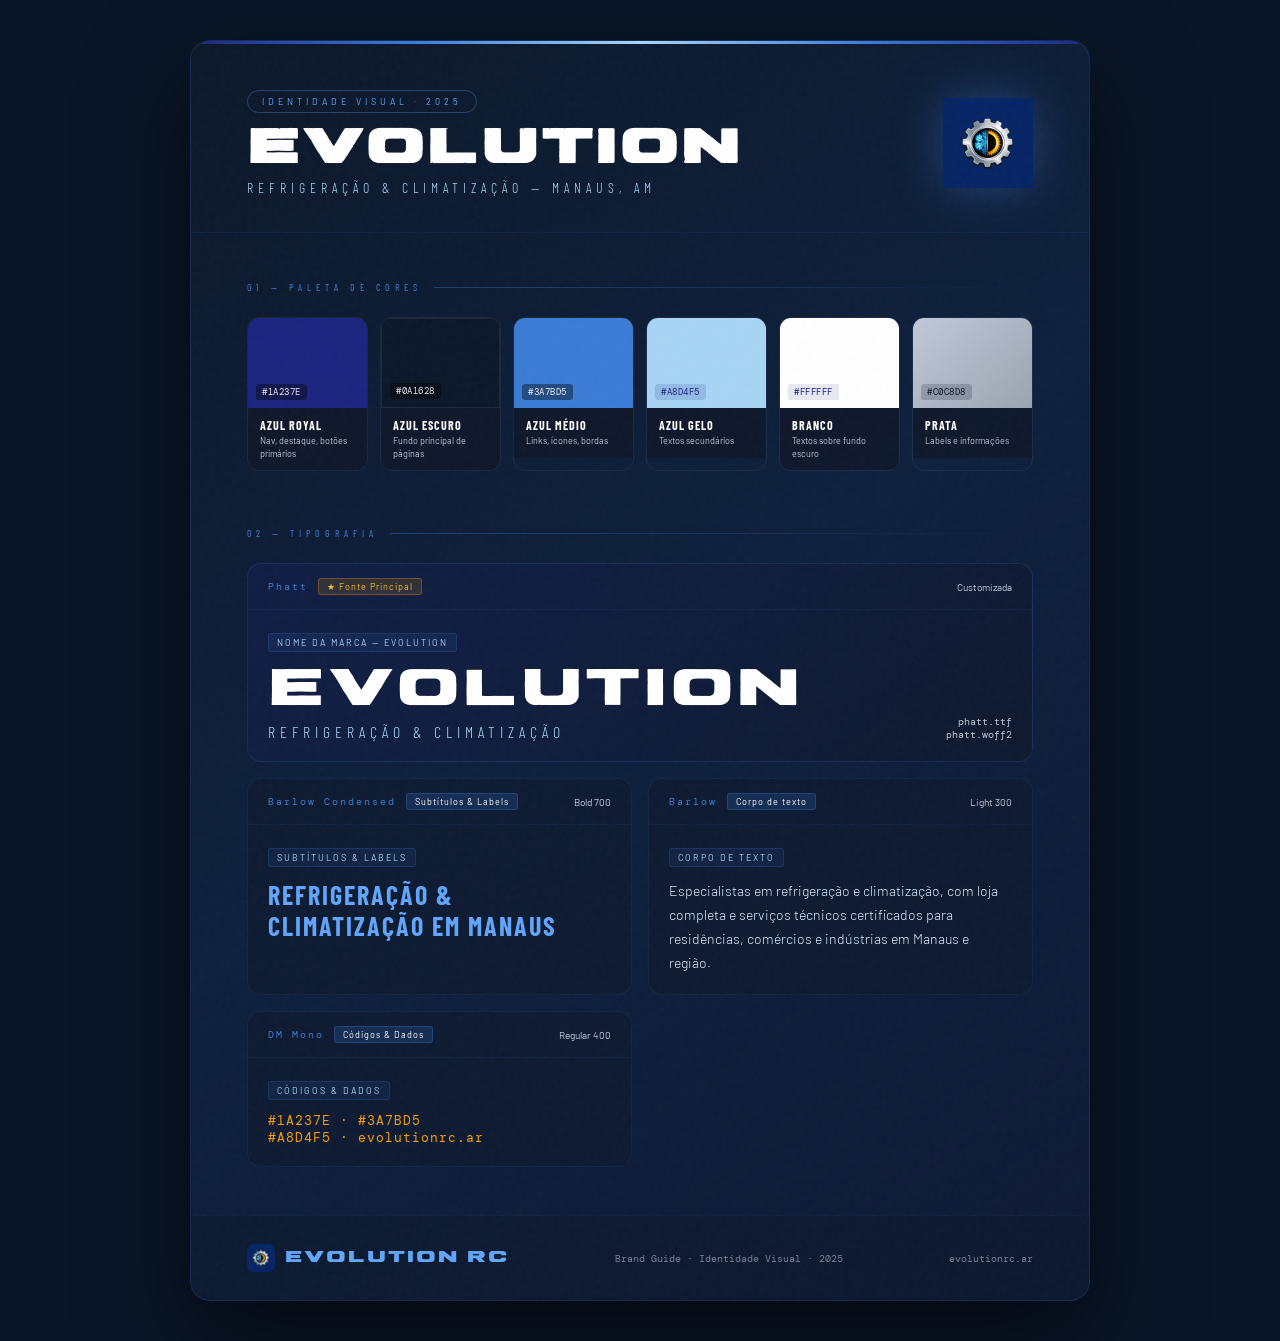
<file: evolution-identidade-visual.html>
<!DOCTYPE html>
<html lang="pt-BR">
<head>
<meta charset="UTF-8">
<meta name="viewport" content="width=device-width, initial-scale=1.0">
<title>Evolution — Identidade Visual</title>
<link href="https://fonts.googleapis.com/css2?family=Barlow:ital,wght@0,300;0,400;0,600;0,700&family=Barlow+Condensed:wght@300;400;600;700&family=DM+Mono:wght@400;500&display=swap" rel="stylesheet">
<style>
@font-face {
  font-family: 'Phatt';
  src: url('[data-uri]') format('opentype');
}
* { margin:0; padding:0; box-sizing:border-box; }
body {
  font-family: 'Barlow', sans-serif;
  background: #0a1628;
  display: flex;
  align-items: center;
  justify-content: center;
  min-height: 100vh;
  padding: 40px 20px;
}
.poster {
  width: 900px;
  background: linear-gradient(145deg, #0a1628 0%, #0d1f3c 50%, rgba(26,35,126,0.15) 100%);
  border-radius: 20px;
  border: 1px solid rgba(58,123,213,0.2);
  overflow: hidden;
  box-shadow: 0 40px 100px rgba(0,0,0,0.6);
  position: relative;
}
/* Noise overlay */
.poster::after {
  content: '';
  position: absolute; inset: 0;
  background-image: url("data:image/svg+xml,%3Csvg viewBox='0 0 200 200' xmlns='http://www.w3.org/2000/svg'%3E%3Cfilter id='n'%3E%3CfeTurbulence type='fractalNoise' baseFrequency='0.85' numOctaves='4'/%3E%3C/filter%3E%3Crect width='100%25' height='100%25' filter='url(%23n)' opacity='0.03'/%3E%3C/svg%3E");
  pointer-events: none;
}

/* HEADER */
.header {
  padding: 48px 56px 36px;
  display: flex;
  align-items: center;
  justify-content: space-between;
  border-bottom: 1px solid rgba(58,123,213,0.1);
  position: relative;
}
.header::before {
  content: '';
  position: absolute;
  top: 0; left: 0; right: 0;
  height: 3px;
  background: linear-gradient(90deg, #1a237e, #3a7bd5, #a8d4f5, #3a7bd5, #1a237e);
}
.header-left h1 {
  font-family: 'Phatt', sans-serif;
  font-size: 48px; letter-spacing: 3px;
  color: #fff; line-height: 1;
  margin-bottom: 6px;
}
.header-left p {
  font-family: 'Barlow Condensed';
  font-size: 14px; letter-spacing: 5px;
  color: #a8d4f5; text-transform: uppercase;
  font-weight: 300;
}
.header-tag {
  font-size: 9px; letter-spacing: 4px; text-transform: uppercase;
  color: #60a5fa;
  border: 1px solid rgba(96,165,250,0.3);
  padding: 5px 14px; border-radius: 100px;
  display: inline-block; margin-bottom: 12px;
}
.header-logo {
  width: 90px; height: 90px;
  filter: drop-shadow(0 0 24px rgba(58,123,213,0.4));
}

/* BODY */
.body { padding: 48px 56px; }

/* SECTION LABEL */
.sec-label {
  font-family: 'Barlow Condensed';
  font-size: 10px; letter-spacing: 5px;
  text-transform: uppercase; color: #3a7bd5;
  margin-bottom: 24px;
  display: flex; align-items: center; gap: 12px;
}
.sec-label::after {
  content: '';
  flex: 1; height: 1px;
  background: linear-gradient(90deg, rgba(58,123,213,0.4), transparent);
}
.sec-title {
  font-family: 'Phatt', sans-serif;
  font-size: 32px; letter-spacing: 2px;
  color: #fff; margin-bottom: 32px; line-height: 1;
}

/* COLOR SECTION */
.colors-row {
  display: grid;
  grid-template-columns: repeat(6, 1fr);
  gap: 12px;
  margin-bottom: 56px;
}
.color-card {
  border-radius: 12px;
  overflow: hidden;
  border: 1px solid rgba(255,255,255,0.06);
  transition: transform .2s;
}
.color-card:hover { transform: translateY(-3px); }
.color-swatch {
  height: 90px;
  position: relative;
  display: flex;
  align-items: flex-end;
  padding: 8px;
}
.color-hex {
  font-family: 'DM Mono';
  font-size: 9px;
  background: rgba(0,0,0,0.4);
  color: rgba(255,255,255,0.9);
  padding: 2px 6px; border-radius: 3px;
  letter-spacing: .5px;
}
.color-info {
  padding: 10px 12px;
  background: rgba(13,22,40,0.85);
}
.color-name {
  font-family: 'Barlow Condensed';
  font-size: 12px; font-weight: 700;
  letter-spacing: 1px; text-transform: uppercase;
  color: #fff; margin-bottom: 3px;
}
.color-use {
  font-size: 9px; color: #c0c8d8;
  line-height: 1.4;
}

/* TYPOGRAPHY SECTION */
.type-grid {
  display: grid;
  grid-template-columns: 1fr 1fr;
  gap: 16px;
}
.type-card {
  border-radius: 14px;
  border: 1px solid rgba(58,123,213,0.12);
  overflow: hidden;
  background: rgba(13,22,40,0.5);
  transition: border-color .2s;
}
.type-card:hover { border-color: rgba(58,123,213,0.3); }
.type-card.featured {
  grid-column: span 2;
  background: linear-gradient(135deg, rgba(26,35,126,0.2), rgba(13,22,40,0.7));
  border-color: rgba(58,123,213,0.2);
}
.type-header {
  padding: 14px 20px;
  border-bottom: 1px solid rgba(58,123,213,0.08);
  display: flex; align-items: center; gap: 10px;
}
.type-family {
  font-family: 'DM Mono';
  font-size: 10px; color: #3a7bd5;
  letter-spacing: 2px;
}
.type-weight {
  font-size: 10px; color: #c0c8d8;
  margin-left: auto;
}
.type-badge {
  font-size: 9px; color: #fff;
  background: rgba(58,123,213,0.2);
  border: 1px solid rgba(58,123,213,0.3);
  padding: 2px 8px; border-radius: 3px;
  letter-spacing: 1px;
}
.type-badge.gold {
  background: rgba(245,158,11,0.15);
  border-color: rgba(245,158,11,0.3);
  color: #fbbf24;
}
.type-body {
  padding: 20px;
}
.sample-phatt {
  font-family: 'Phatt', sans-serif;
  font-size: 52px; letter-spacing: 3px;
  color: #fff; line-height: 1;
  margin-bottom: 6px;
}
.sample-phatt-sub {
  font-family: 'Barlow Condensed';
  font-size: 16px; letter-spacing: 5px;
  color: #a8d4f5; font-weight: 300;
  text-transform: uppercase;
}
.sample-condensed {
  font-family: 'Barlow Condensed';
  font-size: 26px; font-weight: 700;
  letter-spacing: 2px;
  color: #60a5fa;
  text-transform: uppercase;
}
.sample-barlow {
  font-family: 'Barlow';
  font-size: 14px; font-weight: 300;
  color: #dceeff; line-height: 1.7;
}
.sample-mono {
  font-family: 'DM Mono';
  font-size: 13px; color: #f59e0b;
  letter-spacing: 1px;
}
.use-tag {
  display: inline-block;
  font-size: 9px; letter-spacing: 2px;
  text-transform: uppercase;
  background: rgba(58,123,213,0.1);
  border: 1px solid rgba(58,123,213,0.2);
  color: #a8d4f5;
  padding: 3px 8px; border-radius: 3px;
  margin-bottom: 12px;
}

/* FOOTER */
.footer {
  padding: 28px 56px;
  border-top: 1px solid rgba(58,123,213,0.08);
  display: flex; align-items: center; justify-content: space-between;
  background: rgba(10,22,40,0.5);
}
.footer-brand {
  display: flex; align-items: center; gap: 10px;
}
.footer-brand img { width: 28px; height: 28px; border-radius: 7px; }
.footer-brand span {
  font-family: 'Phatt'; font-size: 16px;
  letter-spacing: 2px; color: #60a5fa;
}
.footer-info {
  font-family: 'DM Mono'; font-size: 10px;
  color: #c0c8d8; opacity: .6;
}
</style>
</head>
<body>
<div class="poster">

  <!-- HEADER -->
  <div class="header">
    <div class="header-left">
      <div class="header-tag">Identidade Visual · 2025</div>
      <h1>EVOLUTION</h1>
      <p>Refrigeração & Climatização — Manaus, AM</p>
    </div>
    <img src="[data-uri]" alt="Logo" class="header-logo">
  </div>

  <!-- BODY -->
  <div class="body">

    <!-- CORES -->
    <div class="sec-label">01 — Paleta de Cores</div>
    <div class="colors-row">

      <div class="color-card">
        <div class="color-swatch" style="background:#1a237e;">
          <span class="color-hex">#1A237E</span>
        </div>
        <div class="color-info">
          <div class="color-name">Azul Royal</div>
          <div class="color-use">Nav, destaque, botões primários</div>
        </div>
      </div>

      <div class="color-card">
        <div class="color-swatch" style="background:#0a1628; border:1px solid rgba(255,255,255,0.08);">
          <span class="color-hex">#0A1628</span>
        </div>
        <div class="color-info">
          <div class="color-name">Azul Escuro</div>
          <div class="color-use">Fundo principal de páginas</div>
        </div>
      </div>

      <div class="color-card">
        <div class="color-swatch" style="background:#3a7bd5;">
          <span class="color-hex">#3A7BD5</span>
        </div>
        <div class="color-info">
          <div class="color-name">Azul Médio</div>
          <div class="color-use">Links, ícones, bordas</div>
        </div>
      </div>

      <div class="color-card">
        <div class="color-swatch" style="background:#a8d4f5;">
          <span class="color-hex" style="color:#1a237e; background:rgba(26,35,126,0.15);">#A8D4F5</span>
        </div>
        <div class="color-info">
          <div class="color-name">Azul Gelo</div>
          <div class="color-use">Textos secundários</div>
        </div>
      </div>

      <div class="color-card">
        <div class="color-swatch" style="background:#ffffff;">
          <span class="color-hex" style="color:#1a237e; background:rgba(26,35,126,0.1);">#FFFFFF</span>
        </div>
        <div class="color-info">
          <div class="color-name">Branco</div>
          <div class="color-use">Textos sobre fundo escuro</div>
        </div>
      </div>

      <div class="color-card">
        <div class="color-swatch" style="background:linear-gradient(135deg,#c0c8d8,#9aa3b0);">
          <span class="color-hex" style="color:#0a1628; background:rgba(10,22,40,0.2);">#C0C8D8</span>
        </div>
        <div class="color-info">
          <div class="color-name">Prata</div>
          <div class="color-use">Labels e informações</div>
        </div>
      </div>

    </div>

    <!-- TIPOGRAFIA -->
    <div class="sec-label">02 — Tipografia</div>
    <div class="type-grid">

      <!-- PHATT - destaque -->
      <div class="type-card featured">
        <div class="type-header">
          <span class="type-family">Phatt</span>
          <span class="type-badge gold">★ Fonte Principal</span>
          <span class="type-weight">Customizada</span>
        </div>
        <div class="type-body" style="display:flex; justify-content:space-between; align-items:flex-end;">
          <div>
            <div class="use-tag">Nome da Marca — EVOLUTION</div>
            <div class="sample-phatt">EVOLUTION</div>
            <div class="sample-phatt-sub">Refrigeração &amp; Climatização</div>
          </div>
          <div style="text-align:right; font-size:10px; color:#c0c8d8; font-family:'DM Mono';">
            phatt.ttf<br>phatt.woff2
          </div>
        </div>
      </div>

      <!-- BARLOW CONDENSED -->
      <div class="type-card">
        <div class="type-header">
          <span class="type-family">Barlow Condensed</span>
          <span class="type-badge">Subtítulos & Labels</span>
          <span class="type-weight">Bold 700</span>
        </div>
        <div class="type-body">
          <div class="use-tag">Subtítulos & Labels</div>
          <div class="sample-condensed">Refrigeração &<br>Climatização em Manaus</div>
        </div>
      </div>

      <!-- BARLOW -->
      <div class="type-card">
        <div class="type-header">
          <span class="type-family">Barlow</span>
          <span class="type-badge">Corpo de texto</span>
          <span class="type-weight">Light 300</span>
        </div>
        <div class="type-body">
          <div class="use-tag">Corpo de texto</div>
          <div class="sample-barlow">Especialistas em refrigeração e climatização, com loja completa e serviços técnicos certificados para residências, comércios e indústrias em Manaus e região.</div>
        </div>
      </div>

      <!-- DM MONO -->
      <div class="type-card">
        <div class="type-header">
          <span class="type-family">DM Mono</span>
          <span class="type-badge">Códigos & Dados</span>
          <span class="type-weight">Regular 400</span>
        </div>
        <div class="type-body">
          <div class="use-tag">Códigos & Dados</div>
          <div class="sample-mono">#1A237E · #3A7BD5<br>#A8D4F5 · evolutionrc.ar</div>
        </div>
      </div>

    </div>
  </div>

  <!-- FOOTER -->
  <div class="footer">
    <div class="footer-brand">
      <img src="[data-uri]" alt="Logo">
      <span>EVOLUTION RC</span>
    </div>
    <div class="footer-info">Brand Guide · Identidade Visual · 2025</div>
    <div class="footer-info">evolutionrc.ar</div>
  </div>

</div>
</body>
</html>
</file>
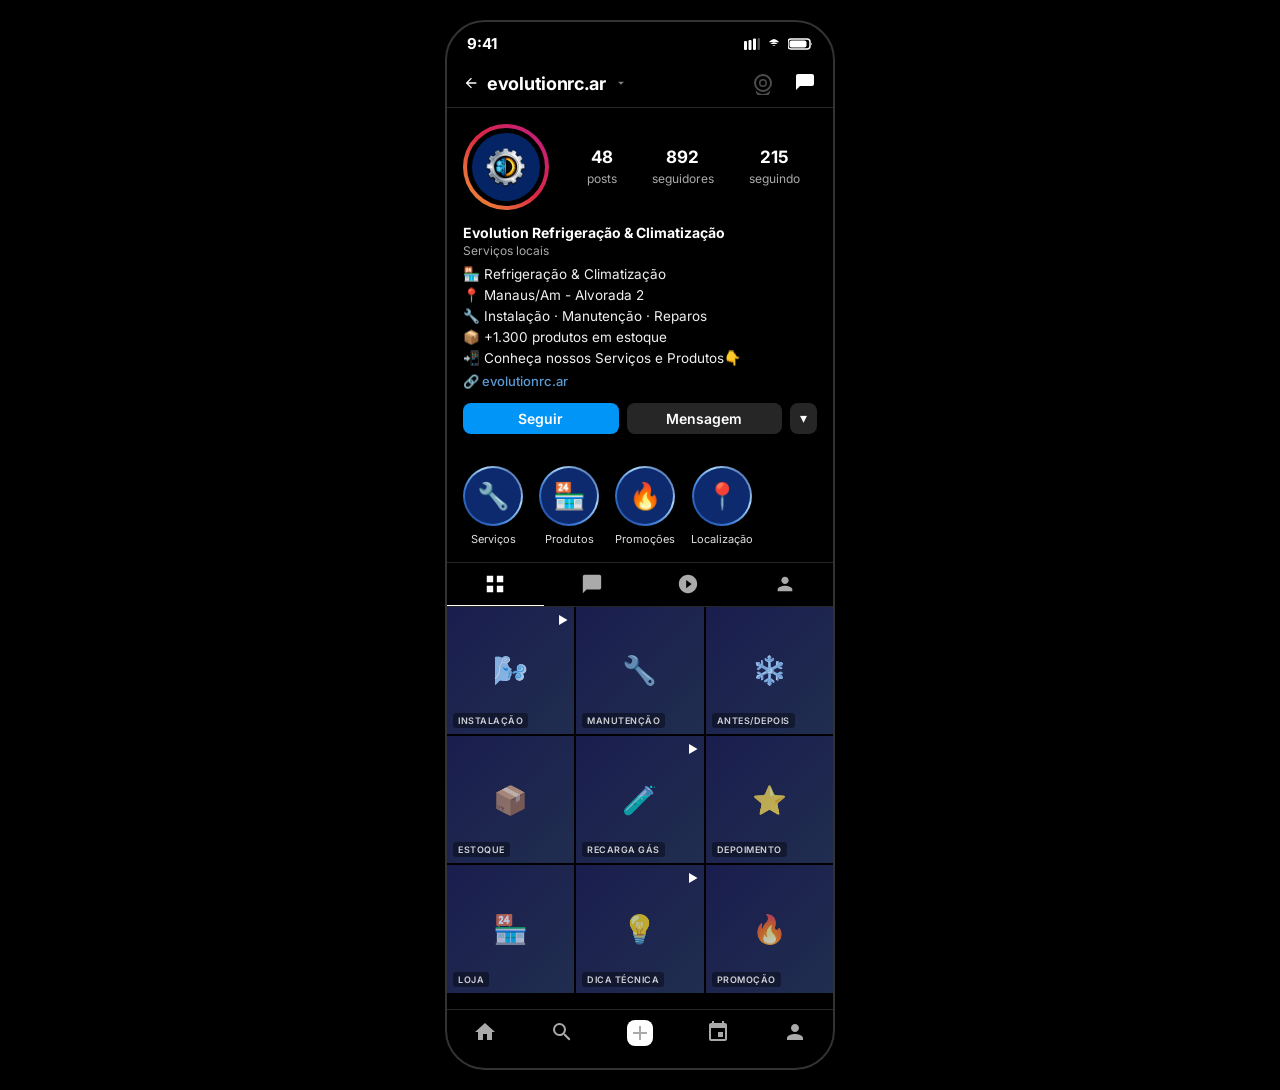
<file: instagram-mockup.html>
<!DOCTYPE html>
<html lang="pt-BR">
<head>
<meta charset="UTF-8">
<meta name="viewport" content="width=device-width, initial-scale=1.0">
<title>Instagram — Evolution Refri Clima</title>
<link href="https://fonts.googleapis.com/css2?family=Inter:wght@300;400;500;600;700&display=swap" rel="stylesheet">
<style>
  * { margin:0; padding:0; box-sizing:border-box; }
  body {
    font-family: 'Inter', sans-serif;
    background: #000;
    color: #fff;
    display: flex;
    justify-content: center;
    padding: 20px;
    min-height: 100vh;
  }
  .phone {
    width: 390px;
    background: #000;
    border-radius: 40px;
    overflow: hidden;
    border: 2px solid #333;
    box-shadow: 0 30px 80px rgba(0,0,0,0.8);
  }

  /* STATUS BAR */
  .status-bar {
    display: flex;
    justify-content: space-between;
    align-items: center;
    padding: 12px 20px 8px;
    font-size: 12px;
    font-weight: 600;
  }
  .status-bar .time { font-size: 15px; font-weight: 700; }
  .status-icons { display: flex; gap: 6px; align-items: center; }

  /* HEADER */
  .ig-header {
    display: flex;
    justify-content: space-between;
    align-items: center;
    padding: 10px 16px 12px;
    border-bottom: .5px solid #262626;
  }
  .ig-username {
    font-size: 18px;
    font-weight: 700;
    letter-spacing: -.3px;
  }
  .ig-header-icons { display: flex; gap: 18px; }
  .ig-header-icons svg { width: 24px; height: 24px; fill: #fff; }

  /* PROFILE */
  .profile-section {
    padding: 16px 16px 12px;
  }
  .profile-top {
    display: flex;
    align-items: center;
    gap: 20px;
    margin-bottom: 14px;
  }
  .avatar-wrap {
    position: relative;
    flex-shrink: 0;
  }
  .avatar-ring {
    width: 86px; height: 86px;
    border-radius: 50%;
    background: linear-gradient(45deg, #f09433, #e6683c, #dc2743, #cc2366, #bc1888);
    padding: 3px;
    display: flex; align-items: center; justify-content: center;
  }
  .avatar-inner {
    width: 78px; height: 78px;
    border-radius: 50%;
    background: #000;
    display: flex; align-items: center; justify-content: center;
    font-size: 32px;
    border: 3px solid #000;
    overflow: hidden;
  }
  .avatar-inner svg {
    width: 56px; height: 56px;
  }

  .stats-row {
    display: flex;
    gap: 0;
    flex: 1;
    justify-content: space-around;
  }
  .stat-item {
    text-align: center;
  }
  .stat-item .num {
    font-size: 17px;
    font-weight: 700;
    display: block;
  }
  .stat-item .lbl {
    font-size: 12px;
    color: #aaa;
  }

  /* BIO */
  .bio-section { margin-bottom: 14px; }
  .bio-name {
    font-size: 14px;
    font-weight: 700;
    margin-bottom: 2px;
  }
  .bio-category {
    font-size: 12px;
    color: #aaa;
    margin-bottom: 6px;
  }
  .bio-text {
    font-size: 13.5px;
    line-height: 1.55;
    color: #f0f0f0;
  }
  .bio-text .highlight { color: #5b9bd5; }
  .bio-link {
    font-size: 13px;
    color: #5b9bd5;
    font-weight: 500;
    margin-top: 4px;
    display: block;
  }

  /* BOTÕES */
  .action-buttons {
    display: flex;
    gap: 8px;
    margin-bottom: 16px;
  }
  .btn-seguir {
    flex: 1;
    background: #0095f6;
    color: #fff;
    border: none;
    border-radius: 8px;
    padding: 7px 0;
    font-size: 14px;
    font-weight: 600;
    cursor: pointer;
    font-family: inherit;
  }
  .btn-msg {
    flex: 1;
    background: #262626;
    color: #fff;
    border: none;
    border-radius: 8px;
    padding: 7px 0;
    font-size: 14px;
    font-weight: 600;
    cursor: pointer;
    font-family: inherit;
  }
  .btn-icon {
    background: #262626;
    border: none;
    border-radius: 8px;
    padding: 7px 10px;
    cursor: pointer;
    color: #fff;
    font-size: 14px;
  }

  /* DESTAQUES */
  .highlights {
    padding: 4px 0 16px;
    border-bottom: .5px solid #262626;
  }
  .highlights-scroll {
    display: flex;
    gap: 16px;
    padding: 0 16px;
    overflow-x: auto;
  }
  .highlights-scroll::-webkit-scrollbar { display: none; }
  .highlight-item {
    display: flex;
    flex-direction: column;
    align-items: center;
    gap: 6px;
    cursor: pointer;
    flex-shrink: 0;
  }
  .highlight-ring {
    width: 60px; height: 60px;
    border-radius: 50%;
    border: 2px solid #333;
    display: flex; align-items: center; justify-content: center;
    font-size: 26px;
    background: #111;
  }
  .highlight-ring.active {
    border-color: transparent;
    background: linear-gradient(#0d2a6e, #0d2a6e) padding-box,
                linear-gradient(45deg, #1a3a8a, #3a7bd5, #a8d4f5, #1a3a8a) border-box;
    border: 2px solid transparent;
  }
  .highlight-label {
    font-size: 11px;
    color: #e0e0e0;
    text-align: center;
  }

  /* TABS */
  .tabs {
    display: flex;
    border-bottom: .5px solid #262626;
  }
  .tab {
    flex: 1;
    display: flex;
    justify-content: center;
    padding: 10px 0;
    cursor: pointer;
  }
  .tab.active { border-bottom: 1.5px solid #fff; }
  .tab svg { width: 22px; height: 22px; fill: #aaa; }
  .tab.active svg { fill: #fff; }

  /* GRID POSTS */
  .posts-grid {
    display: grid;
    grid-template-columns: repeat(3, 1fr);
    gap: 2px;
  }
  .post {
    aspect-ratio: 1;
    background: #1a1a2e;
    display: flex;
    align-items: center;
    justify-content: center;
    font-size: 28px;
    position: relative;
    overflow: hidden;
    cursor: pointer;
  }
  .post .post-overlay {
    position: absolute;
    inset: 0;
    background: linear-gradient(135deg, rgba(26,35,126,0.4), rgba(58,123,213,0.2));
  }
  .post-label {
    position: absolute;
    bottom: 6px;
    left: 6px;
    font-size: 9px;
    color: rgba(255,255,255,0.8);
    font-weight: 600;
    letter-spacing: .5px;
    text-transform: uppercase;
    background: rgba(0,0,0,0.4);
    padding: 2px 5px;
    border-radius: 3px;
  }
  .post.reel::after {
    content: '▶';
    position: absolute;
    top: 6px;
    right: 6px;
    font-size: 11px;
    color: white;
  }

  /* NOTA */
  .note-box {
    background: #0a1628;
    border: 1px solid #1a3a6e;
    border-radius: 10px;
    padding: 14px 16px;
    margin: 16px 16px 0;
    font-size: 12px;
    color: #a8d4f5;
    line-height: 1.6;
  }
  .note-box strong { color: #fff; display: block; margin-bottom: 4px; font-size: 13px; }

  /* BOTTOM NAV */
  .bottom-nav {
    display: flex;
    justify-content: space-around;
    padding: 10px 0 20px;
    border-top: .5px solid #262626;
    margin-top: 16px;
  }
  .bottom-nav svg { width: 24px; height: 24px; fill: #aaa; }
  .bottom-nav .active-nav svg { fill: #fff; }
</style>
</head>
<body>
<div class="phone">

  <!-- Status Bar -->
  <div class="status-bar">
    <span class="time">9:41</span>
    <div class="status-icons">
      <svg width="16" height="12" viewBox="0 0 16 12" fill="white"><rect x="0" y="3" width="3" height="9" rx="1"/><rect x="4.5" y="2" width="3" height="10" rx="1"/><rect x="9" y="0.5" width="3" height="11.5" rx="1"/><rect x="13.5" y="0" width="2.5" height="12" rx="1" opacity=".3"/></svg>
      <svg width="16" height="12" viewBox="0 0 24 24" fill="white"><path d="M1.5 8.5C5.7 4.3 10.6 2 12 2s6.3 2.3 10.5 6.5M5 12c1.9-1.9 4.3-3 7-3s5.1 1.1 7 3M8.5 15.5c.9-.9 2.1-1.5 3.5-1.5s2.6.6 3.5 1.5M12 19h.01"/></svg>
      <svg width="25" height="12" viewBox="0 0 25 12" fill="white"><rect x="0" y="1" width="22" height="10" rx="3" stroke="white" stroke-width="1.5" fill="none"/><rect x="1.5" y="2.5" width="17" height="7" rx="2" fill="white"/><path d="M23 4.5v3a2 2 0 000-3z"/></svg>
    </div>
  </div>

  <!-- IG Header -->
  <div class="ig-header">
    <div style="display:flex;align-items:center;gap:8px;">
      <svg width="16" height="16" viewBox="0 0 24 24" fill="white"><path d="M20 11H7.83l5.59-5.59L12 4l-8 8 8 8 1.41-1.41L7.83 13H20v-2z"/></svg>
      <span class="ig-username">evolutionrc.ar</span>
      <svg width="14" height="14" viewBox="0 0 24 24" fill="white" opacity=".5"><path d="M7 10l5 5 5-5z"/></svg>
    </div>
    <div class="ig-header-icons">
      <svg viewBox="0 0 24 24"><path d="M12 3a9 9 0 100 18A9 9 0 0012 3zm0 2a7 7 0 110 14A7 7 0 0112 5zm0 3a4 4 0 100 8 4 4 0 000-8zm0 1.5a2.5 2.5 0 110 5 2.5 2.5 0 010-5zm-7.3 9.7a7 7 0 0014.6 0 9 9 0 01-14.6 0z" opacity=".3"/></svg>
      <svg viewBox="0 0 24 24"><path d="M19 3H5c-1.1 0-2 .9-2 2v14l4-4h12c1.1 0 2-.9 2-2V5c0-1.1-.9-2-2-2z"/></svg>
    </div>
  </div>

  <!-- Profile -->
  <div class="profile-section">
    <div class="profile-top">
      <div class="avatar-wrap">
        <div class="avatar-ring">
          <div class="avatar-inner" style="background:#000; padding:2px;">
            <img src="[data-uri]" alt="Logo Evolution" style="width:100%; height:100%; object-fit:cover; border-radius:50%;">
          </div>
        </div>
      </div>
      <div class="stats-row">
        <div class="stat-item">
          <span class="num">48</span>
          <span class="lbl">posts</span>
        </div>
        <div class="stat-item">
          <span class="num">892</span>
          <span class="lbl">seguidores</span>
        </div>
        <div class="stat-item">
          <span class="num">215</span>
          <span class="lbl">seguindo</span>
        </div>
      </div>
    </div>

    <!-- Bio -->
    <div class="bio-section">
      <div class="bio-name">Evolution Refrigeração & Climatização</div>
      <div class="bio-category">Serviços locais</div>
      <div class="bio-text">
        🏪 Refrigeração &amp; Climatização<br>
        📍 Manaus/Am - Alvorada 2<br>
        🔧 Instalação · Manutenção · Reparos<br>
        📦 +1.300 produtos em estoque<br>
        📲 Conheça nossos Serviços e Produtos👇
      </div>
      <a class="bio-link">🔗 evolutionrc.ar</a>
    </div>

    <!-- Botões -->
    <div class="action-buttons">
      <button class="btn-seguir">Seguir</button>
      <button class="btn-msg">Mensagem</button>
      <button class="btn-icon">▾</button>
    </div>
  </div>

  <!-- Destaques -->
  <div class="highlights">
    <div class="highlights-scroll">
      <div class="highlight-item">
        <div class="highlight-ring active">🔧</div>
        <span class="highlight-label">Serviços</span>
      </div>
      <div class="highlight-item">
        <div class="highlight-ring active">🏪</div>
        <span class="highlight-label">Produtos</span>
      </div>
      <div class="highlight-item">
        <div class="highlight-ring active">🔥</div>
        <span class="highlight-label">Promoções</span>
      </div>
      <div class="highlight-item">
        <div class="highlight-ring active">📍</div>
        <span class="highlight-label">Localização</span>
      </div>
    </div>
  </div>

  <!-- Tabs -->
  <div class="tabs">
    <div class="tab active">
      <svg viewBox="0 0 24 24"><path d="M3 3h7v7H3zm11 0h7v7h-7zM3 14h7v7H3zm11 0h7v7h-7z"/></svg>
    </div>
    <div class="tab">
      <svg viewBox="0 0 24 24"><path d="M20 2H4C2.9 2 2 2.9 2 4v18l4-4h14c1.1 0 2-.9 2-2V4c0-1.1-.9-2-2-2z"/></svg>
    </div>
    <div class="tab">
      <svg viewBox="0 0 24 24"><path d="M12 2C6.48 2 2 6.48 2 12s4.48 10 10 10 10-4.48 10-10S17.52 2 12 2zm-2 14.5v-9l6 4.5-6 4.5z"/></svg>
    </div>
    <div class="tab">
      <svg viewBox="0 0 24 24"><path d="M12 12c2.21 0 4-1.79 4-4s-1.79-4-4-4-4 1.79-4 4 1.79 4 4 4zm0 2c-2.67 0-8 1.34-8 4v2h16v-2c0-2.66-5.33-4-8-4z"/></svg>
    </div>
  </div>

  <!-- Posts Grid -->
  <div class="posts-grid">
    <div class="post reel">
      🌬️
      <div class="post-overlay"></div>
      <span class="post-label">Instalação</span>
    </div>
    <div class="post">
      🔧
      <div class="post-overlay"></div>
      <span class="post-label">Manutenção</span>
    </div>
    <div class="post">
      ❄️
      <div class="post-overlay"></div>
      <span class="post-label">Antes/Depois</span>
    </div>
    <div class="post">
      📦
      <div class="post-overlay"></div>
      <span class="post-label">Estoque</span>
    </div>
    <div class="post reel">
      🧪
      <div class="post-overlay"></div>
      <span class="post-label">Recarga Gás</span>
    </div>
    <div class="post">
      ⭐
      <div class="post-overlay"></div>
      <span class="post-label">Depoimento</span>
    </div>
    <div class="post">
      🏪
      <div class="post-overlay"></div>
      <span class="post-label">Loja</span>
    </div>
    <div class="post reel">
      💡
      <div class="post-overlay"></div>
      <span class="post-label">Dica Técnica</span>
    </div>
    <div class="post">
      🔥
      <div class="post-overlay"></div>
      <span class="post-label">Promoção</span>
    </div>
  </div>

  <!-- Nota explicativa -->

  <!-- Bottom Nav -->
  <div class="bottom-nav">
    <div><svg viewBox="0 0 24 24" fill="white"><path d="M10 20v-6h4v6h5v-8h3L12 3 2 12h3v8z"/></svg></div>
    <div><svg viewBox="0 0 24 24" fill="#aaa"><path d="M15.5 14h-.79l-.28-.27A6.471 6.471 0 0016 9.5 6.5 6.5 0 109.5 16c1.61 0 3.09-.59 4.23-1.57l.27.28v.79l5 4.99L20.49 19l-4.99-5zm-6 0C7.01 14 5 11.99 5 9.5S7.01 5 9.5 5 14 7.01 14 9.5 11.99 14 9.5 14z"/></svg></div>
    <div style="background:#fff;width:26px;height:26px;border-radius:8px;display:flex;align-items:center;justify-content:center;">
      <svg width="16" height="16" viewBox="0 0 24 24" fill="black"><path d="M19 13h-6v6h-2v-6H5v-2h6V5h2v6h6v2z"/></svg>
    </div>
    <div><svg viewBox="0 0 24 24" fill="#aaa"><path d="M17 12h-5v5h5v-5zM16 1v2H8V1H6v2H5c-1.11 0-1.99.9-1.99 2L3 19c0 1.1.89 2 2 2h14c1.1 0 2-.9 2-2V5c0-1.1-.9-2-2-2h-1V1h-2zm3 18H5V8h14v11z"/></svg></div>
    <div><svg viewBox="0 0 24 24" fill="#aaa"><path d="M12 12c2.21 0 4-1.79 4-4s-1.79-4-4-4-4 1.79-4 4 1.79 4 4 4zm0 2c-2.67 0-8 1.34-8 4v2h16v-2c0-2.66-5.33-4-8-4z"/></svg></div>
  </div>

</div>
</body>
</html>
</file>
